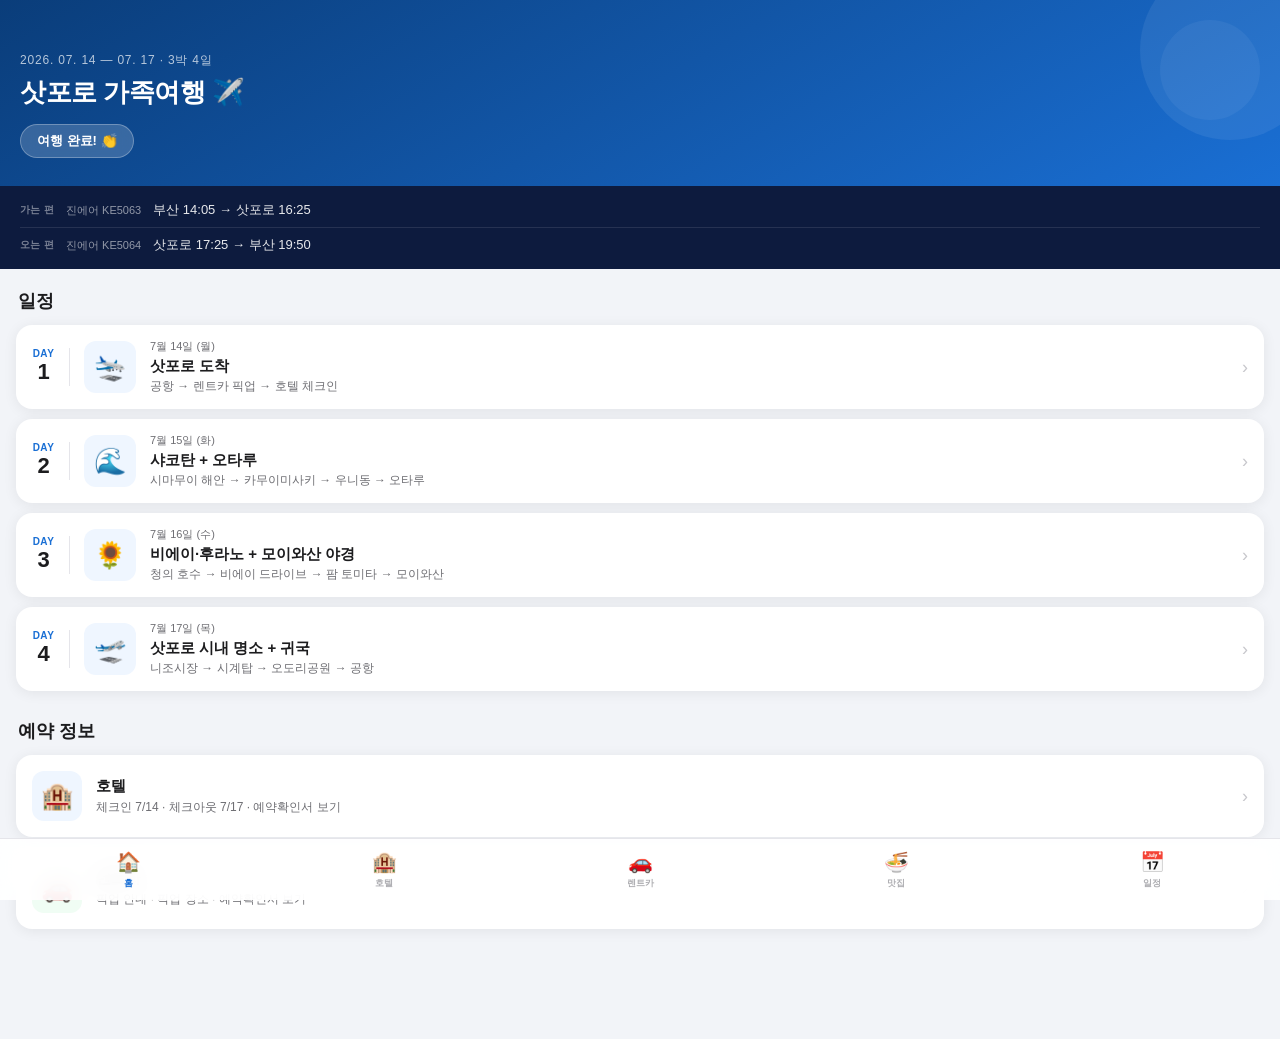
<file: index.html>
<!DOCTYPE html>
<html lang="ko">
<head>
  <meta charset="UTF-8">
  <meta name="viewport" content="width=device-width, initial-scale=1.0, maximum-scale=1.0, user-scalable=no">
  <meta name="apple-mobile-web-app-capable" content="yes">
  <meta name="apple-mobile-web-app-status-bar-style" content="black-translucent">
  <meta name="apple-mobile-web-app-title" content="삿포로">
  <meta name="theme-color" content="#1A6FD4">
  <title>삿포로 가족여행</title>
  <link rel="manifest" href="manifest.json">
  <link rel="stylesheet" href="css/style.css">
</head>
<body>

  <!-- ====== Home Header ====== -->
  <header class="home-header">
    <div class="header-inner">
      <p class="trip-date">2026. 07. 14 — 07. 17 · 3박 4일</p>
      <h1 class="trip-title">삿포로 가족여행 ✈️</h1>
      <div class="dday-chip">
        <span id="dday">계산 중...</span>
      </div>
    </div>
  </header>

  <!-- ====== Flight Banner ====== -->
  <div class="flight-banner">
    <div class="flight-row">
      <span class="flight-dir">가는 편</span>
      <span class="flight-num">진에어 KE5063</span>
      <span class="flight-route">부산 14:05 → 삿포로 16:25</span>
    </div>
    <div class="flight-sep"></div>
    <div class="flight-row">
      <span class="flight-dir">오는 편</span>
      <span class="flight-num">진에어 KE5064</span>
      <span class="flight-route">삿포로 17:25 → 부산 19:50</span>
    </div>
  </div>

  <!-- ====== Main ====== -->
  <main class="main-content">

    <!-- Day Cards -->
    <section class="section" id="days">
      <h2 class="section-title">일정</h2>
      <div class="day-cards">

        <a href="day1.html" class="day-card">
          <div class="day-num-block">
            <span class="day-label">Day</span>
            <span class="day-num">1</span>
          </div>
          <div class="day-thumb">🛬</div>
          <div class="day-info">
            <p class="day-date-text">7월 14일 (월)</p>
            <p class="day-headline">삿포로 도착</p>
            <p class="day-preview">공항 → 렌트카 픽업 → 호텔 체크인</p>
          </div>
          <span class="arrow-icon">›</span>
        </a>

        <a href="day2.html" class="day-card">
          <div class="day-num-block">
            <span class="day-label">Day</span>
            <span class="day-num">2</span>
          </div>
          <div class="day-thumb">🌊</div>
          <div class="day-info">
            <p class="day-date-text">7월 15일 (화)</p>
            <p class="day-headline">샤코탄 + 오타루</p>
            <p class="day-preview">시마무이 해안 → 카무이미사키 → 우니동 → 오타루</p>
          </div>
          <span class="arrow-icon">›</span>
        </a>

        <a href="day3.html" class="day-card">
          <div class="day-num-block">
            <span class="day-label">Day</span>
            <span class="day-num">3</span>
          </div>
          <div class="day-thumb">🌻</div>
          <div class="day-info">
            <p class="day-date-text">7월 16일 (수)</p>
            <p class="day-headline">비에이·후라노 + 모이와산 야경</p>
            <p class="day-preview">청의 호수 → 비에이 드라이브 → 팜 토미타 → 모이와산</p>
          </div>
          <span class="arrow-icon">›</span>
        </a>

        <a href="day4.html" class="day-card">
          <div class="day-num-block">
            <span class="day-label">Day</span>
            <span class="day-num">4</span>
          </div>
          <div class="day-thumb">🛫</div>
          <div class="day-info">
            <p class="day-date-text">7월 17일 (목)</p>
            <p class="day-headline">삿포로 시내 명소 + 귀국</p>
            <p class="day-preview">니조시장 → 시계탑 → 오도리공원 → 공항</p>
          </div>
          <span class="arrow-icon">›</span>
        </a>

      </div>
    </section>

    <!-- Quick Links -->
    <section class="section">
      <h2 class="section-title">예약 정보</h2>
      <div class="quick-cards">

        <a href="hotel.html" class="quick-card">
          <div class="quick-icon hotel-icon">🏨</div>
          <div class="quick-texts">
            <p class="quick-title">호텔</p>
            <p class="quick-sub">체크인 7/14 · 체크아웃 7/17 · 예약확인서 보기</p>
          </div>
          <span class="arrow-icon">›</span>
        </a>

        <a href="rentacar.html" class="quick-card">
          <div class="quick-icon car-icon">🚗</div>
          <div class="quick-texts">
            <p class="quick-title">렌트카</p>
            <p class="quick-sub">픽업 안내 · 픽업 장소 · 예약확인서 보기</p>
          </div>
          <span class="arrow-icon">›</span>
        </a>

      </div>
    </section>

  </main>

  <!-- ====== Bottom Nav ====== -->
  <nav class="bottom-nav">
    <a href="index.html" class="nav-item">
      <span class="nav-ico">🏠</span>
      <span class="nav-lbl">홈</span>
    </a>
    <a href="hotel.html" class="nav-item">
      <span class="nav-ico">🏨</span>
      <span class="nav-lbl">호텔</span>
    </a>
    <a href="rentacar.html" class="nav-item">
      <span class="nav-ico">🚗</span>
      <span class="nav-lbl">렌트카</span>
    </a>
    <a href="matjip.html" class="nav-item">
      <span class="nav-ico">🍜</span>
      <span class="nav-lbl">맛집</span>
    </a>
    <a href="index.html#days" class="nav-item">
      <span class="nav-ico">📅</span>
      <span class="nav-lbl">일정</span>
    </a>
  </nav>

  <div id="toast" class="toast"></div>
  <script src="js/app.js"></script>
</body>
</html>
</file>
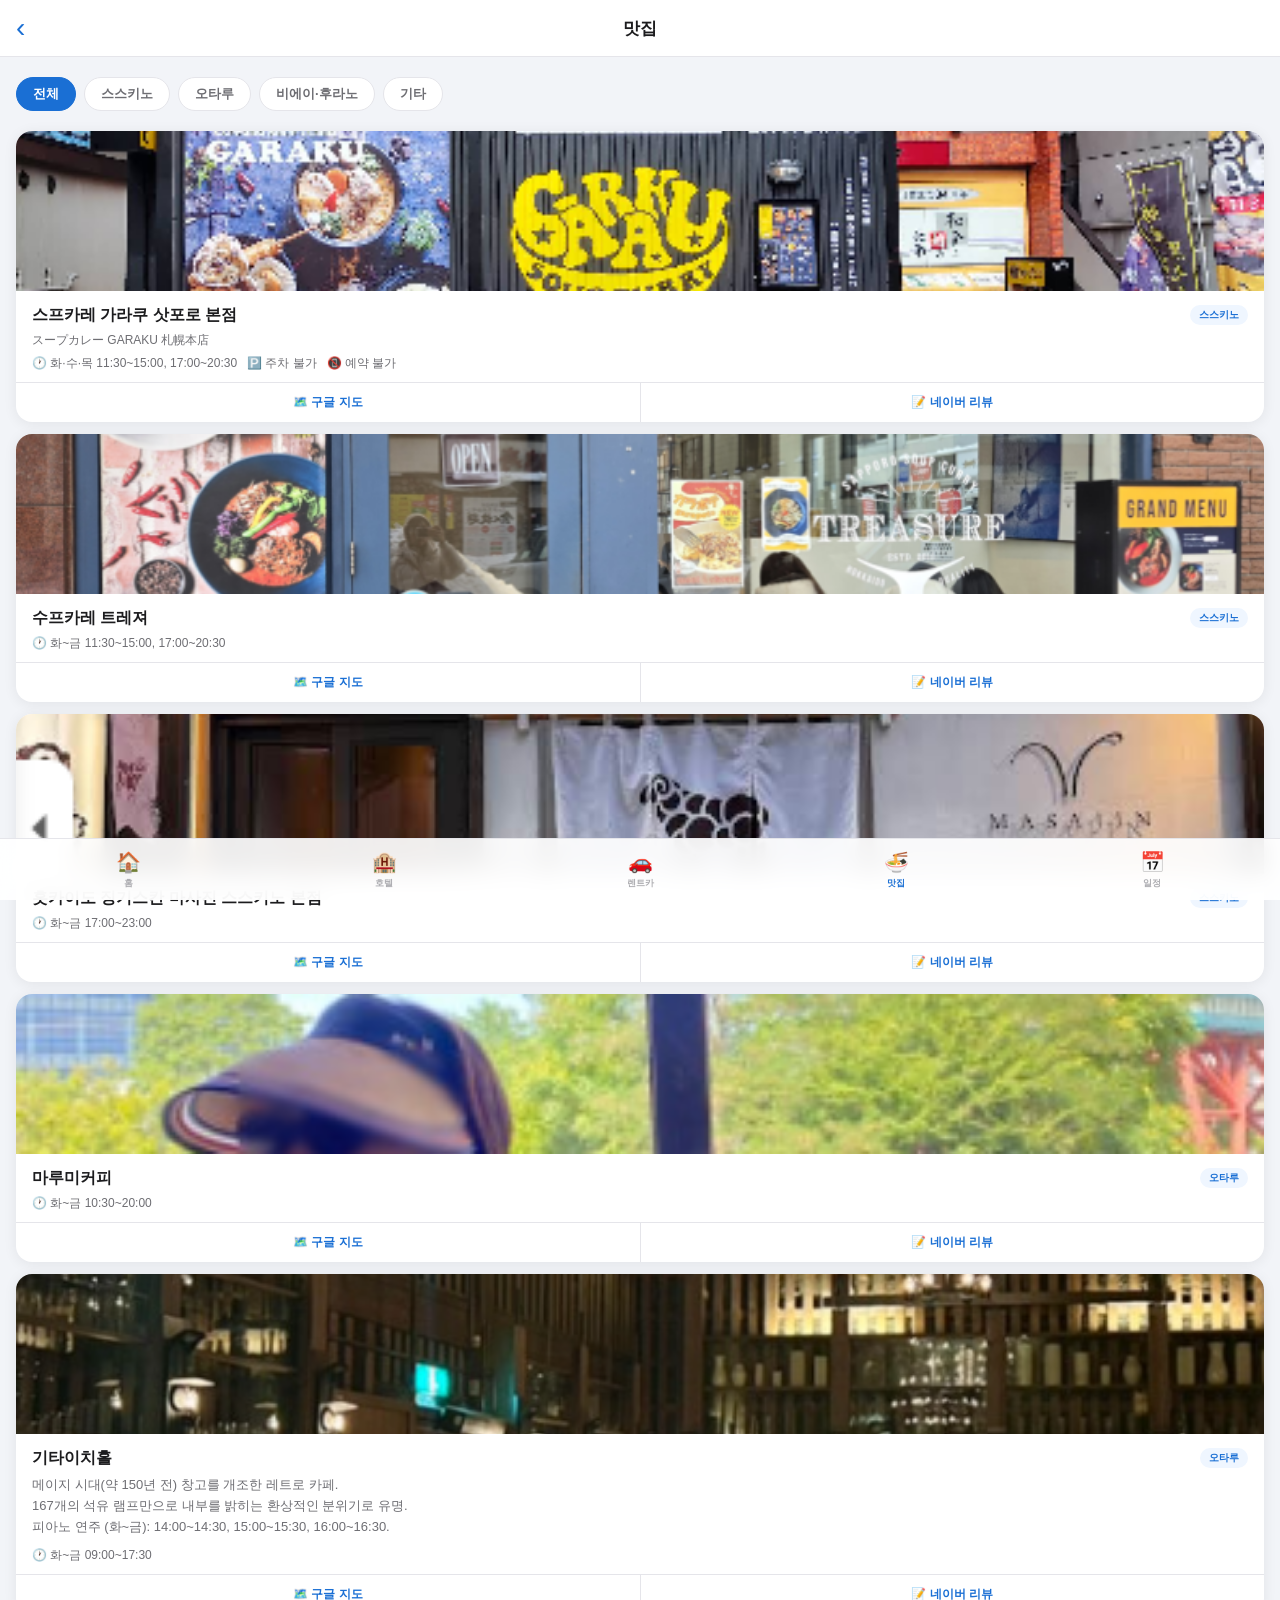
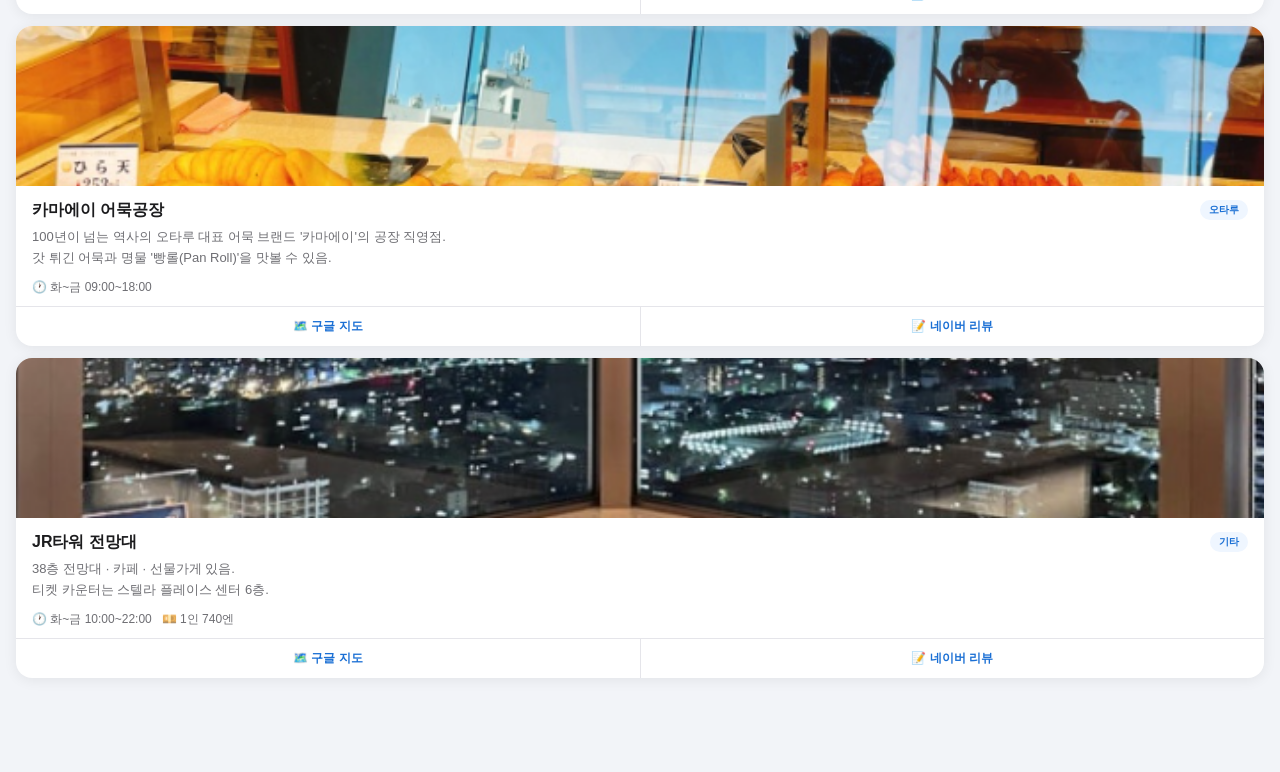
<file: matjip.html>
<!DOCTYPE html>
<html lang="ko">
<head>
  <meta charset="UTF-8">
  <meta name="viewport" content="width=device-width, initial-scale=1.0, maximum-scale=1.0, user-scalable=no">
  <meta name="apple-mobile-web-app-capable" content="yes">
  <meta name="apple-mobile-web-app-status-bar-style" content="default">
  <meta name="theme-color" content="#ffffff">
  <title>맛집 — 삿포로 여행</title>
  <link rel="manifest" href="manifest.json">
  <link rel="stylesheet" href="css/style.css">
  <style>
    .category-tabs {
      display: flex;
      gap: 8px;
      overflow-x: auto;
      padding: 0 0 4px;
      scrollbar-width: none;
      margin-bottom: 16px;
    }
    .category-tabs::-webkit-scrollbar { display: none; }

    .cat-tab {
      background: var(--card);
      border: 1.5px solid var(--border);
      color: var(--text-sub);
      font-size: 13px;
      font-weight: 600;
      padding: 7px 16px;
      border-radius: 50px;
      white-space: nowrap;
      cursor: pointer;
      transition: all .15s ease;
      flex-shrink: 0;
    }
    .cat-tab.active {
      background: var(--red);
      border-color: var(--red);
      color: #fff;
    }

    .restaurant-card {
      background: var(--card);
      border-radius: var(--radius);
      box-shadow: var(--shadow);
      overflow: hidden;
      margin-bottom: 12px;
    }

    .rest-thumb { width: 100%; height: 160px; overflow: hidden; }
    .rest-thumb img { width: 100%; height: 100%; object-fit: cover; display: block; }

    .rest-body { padding: 14px 16px 0; }

    .rest-top {
      display: flex;
      align-items: flex-start;
      justify-content: space-between;
      gap: 8px;
      margin-bottom: 6px;
    }

    .rest-name {
      font-size: 16px;
      font-weight: 700;
    }

    .rest-badge {
      display: inline-block;
      font-size: 10px;
      font-weight: 700;
      color: var(--red);
      background: var(--red-light);
      padding: 3px 9px;
      border-radius: 20px;
      white-space: nowrap;
      flex-shrink: 0;
    }

    .rest-name-ja {
      font-size: 12px;
      color: var(--text-sub);
      margin-bottom: 6px;
    }

    .rest-desc {
      font-size: 13px;
      color: var(--text-sub);
      line-height: 1.6;
      margin-bottom: 10px;
    }

    .rest-meta {
      display: flex;
      flex-wrap: wrap;
      gap: 10px;
      padding-bottom: 10px;
    }

    .rest-meta span {
      font-size: 12px;
      color: var(--text-sub);
    }

    .rest-actions {
      display: flex;
      border-top: 1px solid var(--border);
    }

    .rest-action-btn {
      flex: 1;
      display: flex;
      align-items: center;
      justify-content: center;
      gap: 5px;
      padding: 11px 8px;
      font-size: 12px;
      font-weight: 600;
      color: var(--text-sub);
      background: transparent;
      border: none;
      cursor: pointer;
      transition: background .1s;
      text-decoration: none;
    }

    .rest-action-btn:active { background: var(--bg); }
    .rest-action-btn + .rest-action-btn { border-left: 1px solid var(--border); }
    .rest-action-btn.blue { color: var(--red); }
  </style>
</head>
<body>

  <!-- ====== Page Header ====== -->
  <header class="page-header">
    <a href="index.html" class="back-btn">‹</a>
    <h1 class="page-title">맛집</h1>
    <div class="header-spacer"></div>
  </header>

  <main class="main-content">

    <!-- Area Tabs -->
    <div class="category-tabs">
      <button class="cat-tab active" onclick="filterCat('all', this)">전체</button>
      <button class="cat-tab" onclick="filterCat('susukino', this)">스스키노</button>
      <button class="cat-tab" onclick="filterCat('otaru', this)">오타루</button>
      <button class="cat-tab" onclick="filterCat('biei', this)">비에이·후라노</button>
      <button class="cat-tab" onclick="filterCat('etc', this)">기타</button>
    </div>

    <!-- 식당 카드들 -->
    <div id="restaurantList">

      <!-- 스프카레 가라쿠 삿포로 본점 -->
      <div class="restaurant-card" data-cat="susukino">
        <div class="rest-thumb">
          <img src="images/bob/garaku.png" alt="스프카레 가라쿠 삿포로 본점">
        </div>
        <div class="rest-body">
          <div class="rest-top">
            <p class="rest-name">스프카레 가라쿠 삿포로 본점</p>
            <span class="rest-badge">스스키노</span>
          </div>
          <p class="rest-name-ja">スープカレー GARAKU 札幌本店</p>
          <div class="rest-meta">
            <span>🕐 화·수·목 11:30~15:00, 17:00~20:30</span>
            <span>🅿️ 주차 불가</span>
            <span>📵 예약 불가</span>
          </div>
        </div>
        <div class="rest-actions">
          <a class="rest-action-btn blue" href="https://maps.app.goo.gl/yJaxcWobiJCBdtE3A" target="_blank" rel="noopener">
            🗺️ 구글 지도
          </a>
          <a class="rest-action-btn blue" href="https://blog.naver.com/lja991013/224339034577" target="_blank" rel="noopener">
            📝 네이버 리뷰
          </a>
        </div>
      </div>

      <!-- 수프카레 트레져 -->
      <div class="restaurant-card" data-cat="susukino">
        <div class="rest-thumb">
          <img src="images/bob/treasure.png" alt="수프카레 트레져">
        </div>
        <div class="rest-body">
          <div class="rest-top">
            <p class="rest-name">수프카레 트레져</p>
            <span class="rest-badge">스스키노</span>
          </div>
          <div class="rest-meta">
            <span>🕐 화~금 11:30~15:00, 17:00~20:30</span>
          </div>
        </div>
        <div class="rest-actions">
          <a class="rest-action-btn blue" href="https://maps.app.goo.gl/RsjjwH8ik9aehB8h6" target="_blank" rel="noopener">
            🗺️ 구글 지도
          </a>
          <a class="rest-action-btn blue" href="https://blog.naver.com/shoneeee/224157750773" target="_blank" rel="noopener">
            📝 네이버 리뷰
          </a>
        </div>
      </div>

      <!-- 홋카이도 징기스칸 마사진 스스키노 본점 -->
      <div class="restaurant-card" data-cat="susukino">
        <div class="rest-thumb">
          <img src="images/bob/masajin.png" alt="홋카이도 징기스칸 마사진 스스키노 본점">
        </div>
        <div class="rest-body">
          <div class="rest-top">
            <p class="rest-name">홋카이도 징기스칸 마사진 스스키노 본점</p>
            <span class="rest-badge">스스키노</span>
          </div>
          <div class="rest-meta">
            <span>🕐 화~금 17:00~23:00</span>
          </div>
        </div>
        <div class="rest-actions">
          <a class="rest-action-btn blue" href="https://maps.app.goo.gl/aAvTiQee1GSic4jj8" target="_blank" rel="noopener">
            🗺️ 구글 지도
          </a>
          <a class="rest-action-btn blue" href="https://blog.naver.com/tkfka0622/224161948307" target="_blank" rel="noopener">
            📝 네이버 리뷰
          </a>
        </div>
      </div>

      <!-- 마루미 커피 -->
      <div class="restaurant-card" data-cat="otaru">
        <div class="rest-thumb">
          <img src="images/bob/marumi.png" alt="마루미커피">
        </div>
        <div class="rest-body">
          <div class="rest-top">
            <p class="rest-name">마루미커피</p>
            <span class="rest-badge">오타루</span>
          </div>
          <div class="rest-meta">
            <span>🕐 화~금 10:30~20:00</span>
          </div>
        </div>
        <div class="rest-actions">
          <a class="rest-action-btn blue" href="https://maps.app.goo.gl/8TWYPSSUQStCpk8Y8" target="_blank" rel="noopener">
            🗺️ 구글 지도
          </a>
          <a class="rest-action-btn blue" href="https://blog.naver.com/dazdada/224011691324" target="_blank" rel="noopener">
            📝 네이버 리뷰
          </a>
        </div>
      </div>

      <!-- 기타이치홀 -->
      <div class="restaurant-card" data-cat="otaru">
        <div class="rest-thumb">
          <img src="images/bob/hall.png" alt="기타이치홀">
        </div>
        <div class="rest-body">
          <div class="rest-top">
            <p class="rest-name">기타이치홀</p>
            <span class="rest-badge">오타루</span>
          </div>
          <p class="rest-desc">메이지 시대(약 150년 전) 창고를 개조한 레트로 카페.<br>167개의 석유 램프만으로 내부를 밝히는 환상적인 분위기로 유명.<br>피아노 연주 (화~금): 14:00~14:30, 15:00~15:30, 16:00~16:30.</p>
          <div class="rest-meta">
            <span>🕐 화~금 09:00~17:30</span>
          </div>
        </div>
        <div class="rest-actions">
          <a class="rest-action-btn blue" href="https://maps.app.goo.gl/bWrWxKPoCHhscqfYA" target="_blank" rel="noopener">
            🗺️ 구글 지도
          </a>
          <a class="rest-action-btn blue" href="https://blog.naver.com/lim_inj/224191758932" target="_blank" rel="noopener">
            📝 네이버 리뷰
          </a>
        </div>
      </div>

      <!-- 카마에이 어묵공장 -->
      <div class="restaurant-card" data-cat="otaru">
        <div class="rest-thumb">
          <img src="images/bob/kama.png" alt="카마에이 어묵공장">
        </div>
        <div class="rest-body">
          <div class="rest-top">
            <p class="rest-name">카마에이 어묵공장</p>
            <span class="rest-badge">오타루</span>
          </div>
          <p class="rest-desc">100년이 넘는 역사의 오타루 대표 어묵 브랜드 '카마에이'의 공장 직영점.<br>갓 튀긴 어묵과 명물 '빵롤(Pan Roll)'을 맛볼 수 있음.</p>
          <div class="rest-meta">
            <span>🕐 화~금 09:00~18:00</span>
          </div>
        </div>
        <div class="rest-actions">
          <a class="rest-action-btn blue" href="https://maps.app.goo.gl/netQzwGHbqCdw6oV9" target="_blank" rel="noopener">
            🗺️ 구글 지도
          </a>
          <a class="rest-action-btn blue" href="https://blog.naver.com/yamyak/224342963410" target="_blank" rel="noopener">
            📝 네이버 리뷰
          </a>
        </div>
      </div>

      <!-- JR타워 전망대 -->
      <div class="restaurant-card" data-cat="etc">
        <div class="rest-thumb">
          <img src="images/bob/jr.png" alt="JR타워 전망대">
        </div>
        <div class="rest-body">
          <div class="rest-top">
            <p class="rest-name">JR타워 전망대</p>
            <span class="rest-badge">기타</span>
          </div>
          <p class="rest-desc">38층 전망대 · 카페 · 선물가게 있음.<br>티켓 카운터는 스텔라 플레이스 센터 6층.</p>
          <div class="rest-meta">
            <span>🕐 화~금 10:00~22:00</span>
            <span>💴 1인 740엔</span>
          </div>
        </div>
        <div class="rest-actions">
          <a class="rest-action-btn blue" href="https://maps.app.goo.gl/xUZY7LrvZm1NnPmH7" target="_blank" rel="noopener">
            🗺️ 구글 지도
          </a>
          <a class="rest-action-btn blue" href="https://blog.naver.com/fog464646/224029390350" target="_blank" rel="noopener">
            📝 네이버 리뷰
          </a>
        </div>
      </div>

    </div>
  </main>

  <!-- ====== Bottom Nav ====== -->
  <nav class="bottom-nav">
    <a href="index.html" class="nav-item">
      <span class="nav-ico">🏠</span>
      <span class="nav-lbl">홈</span>
    </a>
    <a href="hotel.html" class="nav-item">
      <span class="nav-ico">🏨</span>
      <span class="nav-lbl">호텔</span>
    </a>
    <a href="rentacar.html" class="nav-item">
      <span class="nav-ico">🚗</span>
      <span class="nav-lbl">렌트카</span>
    </a>
    <a href="matjip.html" class="nav-item">
      <span class="nav-ico">🍜</span>
      <span class="nav-lbl">맛집</span>
    </a>
    <a href="index.html#days" class="nav-item">
      <span class="nav-ico">📅</span>
      <span class="nav-lbl">일정</span>
    </a>
  </nav>

  <div id="toast" class="toast"></div>
  <script src="js/app.js"></script>
  <script>
    function filterCat(cat, btn) {
      document.querySelectorAll('.cat-tab').forEach(b => b.classList.remove('active'));
      btn.classList.add('active');

      document.querySelectorAll('.restaurant-card').forEach(card => {
        const show = cat === 'all' || card.dataset.cat === cat;
        card.style.display = show ? 'block' : 'none';
      });
    }
  </script>
</body>
</html>
</file>
<file: css/style.css>
/* ===========================
   Reset & Variables
   =========================== */
*, *::before, *::after {
  margin: 0; padding: 0;
  box-sizing: border-box;
  -webkit-tap-highlight-color: transparent;
}

:root {
  --red:        #1A6FD4;
  --red-dark:   #0F4FA8;
  --red-light:  #EFF6FF;
  --navy:       #0D1B3E;
  --text:       #1C1C1E;
  --text-sub:   #6E6E73;
  --bg:         #F2F4F8;
  --card:       #FFFFFF;
  --border:     #E5E5EA;
  --shadow:     0 2px 14px rgba(0,0,0,0.07);
  --radius:     16px;
  --radius-sm:  10px;
  --nav-h:      62px;
  --header-h:   160px;
}

html { font-size: 16px; }

body {
  font-family: -apple-system, BlinkMacSystemFont, 'Apple SD Gothic Neo',
               'Noto Sans KR', 'Segoe UI', sans-serif;
  background: var(--bg);
  color: var(--text);
  min-height: 100vh;
  padding-bottom: calc(var(--nav-h) + env(safe-area-inset-bottom));
  overflow-x: hidden;
  -webkit-font-smoothing: antialiased;
}

a { text-decoration: none; color: inherit; }
button { font-family: inherit; cursor: pointer; border: none; }

/* ===========================
   Home Header
   =========================== */
.home-header {
  background: linear-gradient(150deg, #0A3D7A 0%, #1A6FD4 100%);
  padding: calc(env(safe-area-inset-top) + 52px) 20px 28px;
  position: relative;
  overflow: hidden;
}

.home-header::before {
  content: '';
  position: absolute;
  top: -40px; right: -40px;
  width: 180px; height: 180px;
  background: rgba(255,255,255,0.07);
  border-radius: 50%;
}
.home-header::after {
  content: '';
  position: absolute;
  top: 20px; right: 20px;
  width: 100px; height: 100px;
  background: rgba(255,255,255,0.05);
  border-radius: 50%;
}

.header-inner { position: relative; z-index: 1; }

.trip-date {
  color: rgba(255,255,255,0.7);
  font-size: 12px;
  font-weight: 500;
  letter-spacing: 0.8px;
  margin-bottom: 6px;
  text-transform: uppercase;
}

.trip-title {
  color: #fff;
  font-size: 26px;
  font-weight: 800;
  letter-spacing: -0.5px;
  margin-bottom: 14px;
}

.dday-chip {
  display: inline-flex;
  align-items: center;
  gap: 6px;
  background: rgba(255,255,255,0.18);
  backdrop-filter: blur(8px);
  -webkit-backdrop-filter: blur(8px);
  border: 1px solid rgba(255,255,255,0.28);
  color: #fff;
  font-size: 13px;
  font-weight: 600;
  padding: 7px 16px;
  border-radius: 50px;
}

/* ===========================
   Flight Banner
   =========================== */
.flight-banner {
  background: var(--navy);
  padding: 12px 20px;
}

.flight-row {
  display: flex;
  align-items: center;
  gap: 10px;
  padding: 3px 0;
}

.flight-dir {
  font-size: 10px;
  font-weight: 600;
  color: rgba(255,255,255,0.45);
  min-width: 36px;
  letter-spacing: 0.3px;
}

.flight-num {
  font-size: 11px;
  color: rgba(255,255,255,0.55);
  margin-right: 2px;
}

.flight-route {
  font-size: 13px;
  color: rgba(255,255,255,0.9);
  font-weight: 500;
}

.flight-sep {
  height: 1px;
  background: rgba(255,255,255,0.1);
  margin: 5px 0;
}

/* ===========================
   Page Header (sub-pages)
   =========================== */
.page-header {
  display: flex;
  align-items: center;
  background: var(--card);
  border-bottom: 1px solid var(--border);
  padding: calc(env(safe-area-inset-top) + 14px) 16px 14px;
  position: sticky;
  top: 0;
  z-index: 50;
}

.back-btn {
  font-size: 28px;
  color: var(--red);
  font-weight: 300;
  line-height: 1;
  padding: 0 10px 0 0;
  min-width: 36px;
}

.page-title {
  flex: 1;
  font-size: 17px;
  font-weight: 700;
  text-align: center;
}

.header-spacer { min-width: 36px; }

/* ===========================
   Section
   =========================== */
.main-content { padding: 20px 16px; }

.section { margin-bottom: 28px; }

.section-title {
  font-size: 18px;
  font-weight: 700;
  margin-bottom: 12px;
  padding-left: 2px;
}

/* ===========================
   Day Cards
   =========================== */
.day-cards { display: flex; flex-direction: column; gap: 10px; }

.day-card {
  background: var(--card);
  border-radius: var(--radius);
  box-shadow: var(--shadow);
  display: flex;
  align-items: center;
  padding: 14px 16px;
  gap: 14px;
  transition: transform .12s ease, opacity .12s ease;
}

.day-card:active { transform: scale(0.976); opacity: .9; }

.day-num-block {
  display: flex;
  flex-direction: column;
  align-items: center;
  min-width: 38px;
  border-right: 1px solid var(--border);
  padding-right: 14px;
}

.day-label {
  font-size: 10px;
  font-weight: 700;
  color: var(--red);
  letter-spacing: 0.5px;
  text-transform: uppercase;
}

.day-num {
  font-size: 22px;
  font-weight: 800;
  color: var(--text);
  line-height: 1.2;
}

.day-thumb {
  width: 52px;
  height: 52px;
  border-radius: 12px;
  background: var(--red-light);
  display: flex;
  align-items: center;
  justify-content: center;
  font-size: 26px;
  flex-shrink: 0;
  overflow: hidden;
}

.day-thumb img {
  width: 100%; height: 100%;
  object-fit: cover;
}

.day-info { flex: 1; min-width: 0; }

.day-date-text {
  font-size: 11px;
  color: var(--text-sub);
  margin-bottom: 3px;
}

.day-headline {
  font-size: 15px;
  font-weight: 700;
  margin-bottom: 2px;
  white-space: nowrap;
  overflow: hidden;
  text-overflow: ellipsis;
}

.day-preview {
  font-size: 12px;
  color: var(--text-sub);
  white-space: nowrap;
  overflow: hidden;
  text-overflow: ellipsis;
}

.arrow-icon {
  color: #C7C7CC;
  font-size: 18px;
  font-weight: 400;
  flex-shrink: 0;
}

/* ===========================
   Quick Info Cards (Hotel / Car)
   =========================== */
.quick-cards { display: flex; flex-direction: column; gap: 10px; }

.quick-card {
  background: var(--card);
  border-radius: var(--radius);
  box-shadow: var(--shadow);
  display: flex;
  align-items: center;
  padding: 16px;
  gap: 14px;
  transition: transform .12s ease;
}

.quick-card:active { transform: scale(0.976); }

.quick-icon {
  width: 50px; height: 50px;
  border-radius: 12px;
  display: flex;
  align-items: center;
  justify-content: center;
  font-size: 26px;
  flex-shrink: 0;
}

.hotel-icon { background: #EFF6FF; }
.car-icon   { background: #F0FDF4; }

.quick-texts { flex: 1; }

.quick-title {
  font-size: 15px;
  font-weight: 700;
  margin-bottom: 3px;
}

.quick-sub {
  font-size: 12px;
  color: var(--text-sub);
}

/* ===========================
   Detail Card (hotel/car info rows)
   =========================== */
.detail-card {
  background: var(--card);
  border-radius: var(--radius);
  box-shadow: var(--shadow);
  overflow: hidden;
}

.detail-row {
  display: flex;
  justify-content: space-between;
  align-items: flex-start;
  padding: 14px 16px;
  gap: 12px;
}

.detail-label {
  font-size: 14px;
  color: var(--text-sub);
  flex-shrink: 0;
  min-width: 60px;
}

.detail-value {
  font-size: 14px;
  font-weight: 500;
  text-align: right;
  word-break: keep-all;
}

.detail-divider {
  height: 1px;
  background: var(--border);
  margin: 0 16px;
}

/* ===========================
   Map Buttons
   =========================== */
.map-buttons { display: flex; flex-direction: column; gap: 10px; }

.map-btn {
  display: flex;
  align-items: center;
  justify-content: center;
  gap: 8px;
  background: var(--card);
  border-radius: var(--radius-sm);
  box-shadow: var(--shadow);
  padding: 14px 16px;
  font-size: 14px;
  font-weight: 600;
  color: var(--text);
  transition: transform .12s ease;
}

.map-btn:active { transform: scale(0.976); }

.map-btn.google { background: #4285F4; color: #fff; }
.map-btn.naver  { background: #03C75A; color: #fff; }

.mapcode-box {
  background: var(--card);
  border-radius: var(--radius-sm);
  box-shadow: var(--shadow);
  padding: 14px 16px;
  display: flex;
  align-items: center;
  gap: 10px;
}

.mapcode-label {
  font-size: 12px;
  color: var(--text-sub);
  min-width: 50px;
  font-weight: 500;
}

.mapcode-value {
  font-size: 15px;
  font-weight: 700;
  font-family: 'Courier New', monospace;
  flex: 1;
  letter-spacing: 0.5px;
}

.copy-btn {
  background: var(--bg);
  color: var(--text-sub);
  font-size: 12px;
  font-weight: 600;
  padding: 6px 12px;
  border-radius: 20px;
}

.copy-btn.copied {
  background: #34C759;
  color: #fff;
}

/* ===========================
   Reservation Images
   =========================== */
.lang-toggle {
  display: flex;
  background: var(--bg);
  border-radius: 10px;
  padding: 3px;
  margin-bottom: 14px;
  width: fit-content;
}

.lang-btn {
  background: transparent;
  color: var(--text-sub);
  font-size: 13px;
  font-weight: 600;
  padding: 6px 18px;
  border-radius: 8px;
  transition: all .15s ease;
}

.lang-btn.active {
  background: var(--card);
  color: var(--text);
  box-shadow: 0 1px 4px rgba(0,0,0,0.1);
}

.reservation-imgs { display: flex; flex-direction: column; gap: 10px; }
.reservation-imgs.hidden { display: none; }

.res-img-slot {
  background: var(--card);
  border-radius: var(--radius);
  box-shadow: var(--shadow);
  overflow: hidden;
  cursor: pointer;
  transition: transform .12s ease;
  min-height: 200px;
  display: flex;
  align-items: center;
  justify-content: center;
}

.res-img-slot:active { transform: scale(0.98); }

.res-img-slot img {
  width: 100%;
  display: block;
}

.img-placeholder {
  display: flex;
  flex-direction: column;
  align-items: center;
  justify-content: center;
  gap: 8px;
  padding: 40px 20px;
  color: var(--text-sub);
}

.placeholder-emoji { font-size: 36px; }

.placeholder-txt {
  font-size: 13px;
  text-align: center;
  line-height: 1.5;
}

.placeholder-filename {
  font-size: 11px;
  color: #AEAEB2;
  font-family: monospace;
}

/* ===========================
   Image Modal
   =========================== */
.modal-overlay {
  display: none;
  position: fixed;
  inset: 0;
  background: #000;
  z-index: 200;
  overflow: auto;
  -webkit-overflow-scrolling: touch;
}

.modal-overlay.open { display: block; }

.modal-close {
  position: fixed;
  top: calc(env(safe-area-inset-top) + 14px);
  right: 16px;
  width: 38px; height: 38px;
  background: rgba(0,0,0,0.55);
  backdrop-filter: blur(10px);
  -webkit-backdrop-filter: blur(10px);
  border: 1px solid rgba(255,255,255,0.25);
  border-radius: 50%;
  display: flex;
  align-items: center;
  justify-content: center;
  color: #fff;
  font-size: 17px;
  cursor: pointer;
  z-index: 201;
}

.modal-img-wrap {
  min-height: 100vh;
  display: flex;
  flex-direction: column;
  justify-content: center;
  padding-top: calc(env(safe-area-inset-top) + 60px);
  padding-bottom: calc(env(safe-area-inset-bottom) + 24px);
}

.modal-img {
  width: 100%;
  display: block;
  touch-action: pan-x pan-y pinch-zoom;
}

.modal-hint {
  text-align: center;
  color: rgba(255,255,255,0.35);
  font-size: 11px;
  margin-top: 12px;
  letter-spacing: 0.3px;
}

/* ===========================
   Day Detail Page
   =========================== */
.day-hero {
  background: linear-gradient(150deg, #0A3D7A 0%, #1A6FD4 100%);
  padding: 20px 20px 24px;
  color: #fff;
}

.day-hero-label {
  font-size: 11px;
  font-weight: 700;
  letter-spacing: 1px;
  color: rgba(255,255,255,0.7);
  text-transform: uppercase;
  margin-bottom: 4px;
}

.day-hero-title {
  font-size: 22px;
  font-weight: 800;
  margin-bottom: 4px;
}

.day-hero-date {
  font-size: 13px;
  color: rgba(255,255,255,0.75);
}

/* Timeline */
.timeline { display: flex; flex-direction: column; gap: 0; }

.timeline-item {
  display: flex;
  gap: 0;
  position: relative;
}

.timeline-left {
  display: flex;
  flex-direction: column;
  align-items: center;
  width: 50px;
  flex-shrink: 0;
  padding-top: 16px;
}

.timeline-time {
  font-size: 11px;
  font-weight: 600;
  color: var(--text-sub);
  letter-spacing: 0.3px;
  white-space: nowrap;
}

.timeline-dot {
  width: 10px; height: 10px;
  background: var(--red);
  border-radius: 50%;
  margin: 6px 0 0;
  flex-shrink: 0;
  position: relative;
  z-index: 1;
}

.timeline-line {
  width: 2px;
  background: var(--border);
  flex: 1;
  min-height: 20px;
  margin-top: 0;
}

.timeline-card {
  flex: 1;
  background: var(--card);
  border-radius: var(--radius);
  box-shadow: var(--shadow);
  margin: 10px 0 10px 10px;
  overflow: hidden;
  transition: transform .12s ease;
}

.timeline-card:active { transform: scale(0.98); }

.timeline-card-header {
  padding: 14px 16px 0;
}

.place-name {
  font-size: 15px;
  font-weight: 700;
  margin-bottom: 4px;
}

.place-type {
  display: inline-block;
  font-size: 10px;
  font-weight: 600;
  color: var(--red);
  background: var(--red-light);
  padding: 2px 8px;
  border-radius: 20px;
  text-transform: uppercase;
  letter-spacing: 0.5px;
  margin-bottom: 8px;
}

.place-desc {
  font-size: 13px;
  color: var(--text-sub);
  line-height: 1.6;
  padding: 0 16px;
  margin-bottom: 10px;
}

.place-meta {
  display: flex;
  gap: 12px;
  padding: 0 16px 12px;
  border-top: 1px solid var(--border);
  padding-top: 10px;
  flex-wrap: wrap;
}

.meta-item {
  font-size: 12px;
  color: var(--text-sub);
  display: flex;
  align-items: center;
  gap: 4px;
}

.place-actions {
  display: flex;
  border-top: 1px solid var(--border);
}

.place-action-btn {
  flex: 1;
  display: flex;
  align-items: center;
  justify-content: center;
  gap: 6px;
  padding: 11px 8px;
  font-size: 12px;
  font-weight: 600;
  color: var(--text-sub);
  background: transparent;
  border: none;
  cursor: pointer;
  transition: background .1s;
}

.place-action-btn:active { background: var(--bg); }

.place-action-btn + .place-action-btn {
  border-left: 1px solid var(--border);
}

.place-action-btn.red-action { color: var(--red); }

/* ===========================
   Info Block (hotel/car top)
   =========================== */
.info-block {
  display: flex;
  align-items: center;
  gap: 14px;
  background: var(--card);
  border-radius: var(--radius);
  box-shadow: var(--shadow);
  padding: 16px;
  margin-bottom: 0;
}

.info-block-icon {
  font-size: 36px;
  width: 56px; height: 56px;
  background: var(--red-light);
  border-radius: 14px;
  display: flex;
  align-items: center;
  justify-content: center;
  flex-shrink: 0;
}

.info-block-name {
  font-size: 17px;
  font-weight: 700;
  margin-bottom: 3px;
}

.info-block-sub {
  font-size: 13px;
  color: var(--text-sub);
}

/* ===========================
   Step Guide (rental car pickup)
   =========================== */
.step-list { display: flex; flex-direction: column; gap: 0; }

.step-item {
  display: flex;
  gap: 12px;
  position: relative;
  padding-bottom: 4px;
}

.step-left {
  display: flex;
  flex-direction: column;
  align-items: center;
  min-width: 32px;
}

.step-num {
  width: 28px; height: 28px;
  background: var(--red);
  color: #fff;
  border-radius: 50%;
  display: flex;
  align-items: center;
  justify-content: center;
  font-size: 13px;
  font-weight: 700;
  flex-shrink: 0;
  z-index: 1;
}

.step-vline {
  width: 2px;
  background: var(--border);
  flex: 1;
  min-height: 16px;
  margin-top: 4px;
}

.step-body {
  flex: 1;
  padding-bottom: 18px;
}

.step-title {
  font-size: 14px;
  font-weight: 700;
  margin-bottom: 4px;
  padding-top: 4px;
}

.step-desc {
  font-size: 13px;
  color: var(--text-sub);
  line-height: 1.6;
}

.step-note {
  display: inline-block;
  margin-top: 6px;
  background: #FFFBEB;
  border-left: 3px solid #F59E0B;
  padding: 6px 10px;
  font-size: 12px;
  color: #92400E;
  border-radius: 0 6px 6px 0;
}

/* ===========================
   Bottom Navigation
   =========================== */
.bottom-nav {
  position: fixed;
  bottom: 0; left: 0; right: 0;
  height: var(--nav-h);
  background: rgba(255,255,255,0.92);
  backdrop-filter: blur(12px);
  -webkit-backdrop-filter: blur(12px);
  border-top: 1px solid var(--border);
  display: flex;
  align-items: center;
  justify-content: space-around;
  z-index: 100;
  padding-bottom: env(safe-area-inset-bottom);
}

.nav-item {
  display: flex;
  flex-direction: column;
  align-items: center;
  gap: 3px;
  color: #AEAEB2;
  padding: 6px 0;
  flex: 1;
  transition: color .15s ease;
}

.nav-item.active { color: var(--red); }

.nav-ico { font-size: 20px; }
.nav-lbl { font-size: 9px; font-weight: 600; }

/* ===========================
   File List (reservation docs)
   =========================== */
.file-list { display: flex; flex-direction: column; gap: 8px; }
.file-list.hidden { display: none !important; }

.file-item {
  background: var(--card);
  border-radius: var(--radius-sm);
  box-shadow: var(--shadow);
  display: flex;
  align-items: center;
  gap: 12px;
  padding: 14px 16px;
  cursor: pointer;
  transition: transform .12s ease;
}

.file-item:active { transform: scale(0.98); }

.file-ico { font-size: 22px; flex-shrink: 0; }

.file-name {
  flex: 1;
  font-size: 14px;
  font-weight: 500;
  color: var(--text);
}

.file-arr { color: #C7C7CC; font-size: 18px; }

/* ===========================
   Utilities
   =========================== */
.hidden { display: none !important; }

.toast {
  position: fixed;
  bottom: calc(var(--nav-h) + 16px);
  left: 50%;
  transform: translateX(-50%) translateY(20px);
  background: var(--navy);
  color: #fff;
  font-size: 13px;
  font-weight: 500;
  padding: 10px 20px;
  border-radius: 50px;
  opacity: 0;
  transition: all .25s ease;
  white-space: nowrap;
  pointer-events: none;
  z-index: 150;
}

.toast.show {
  opacity: 1;
  transform: translateX(-50%) translateY(0);
}
</file>
